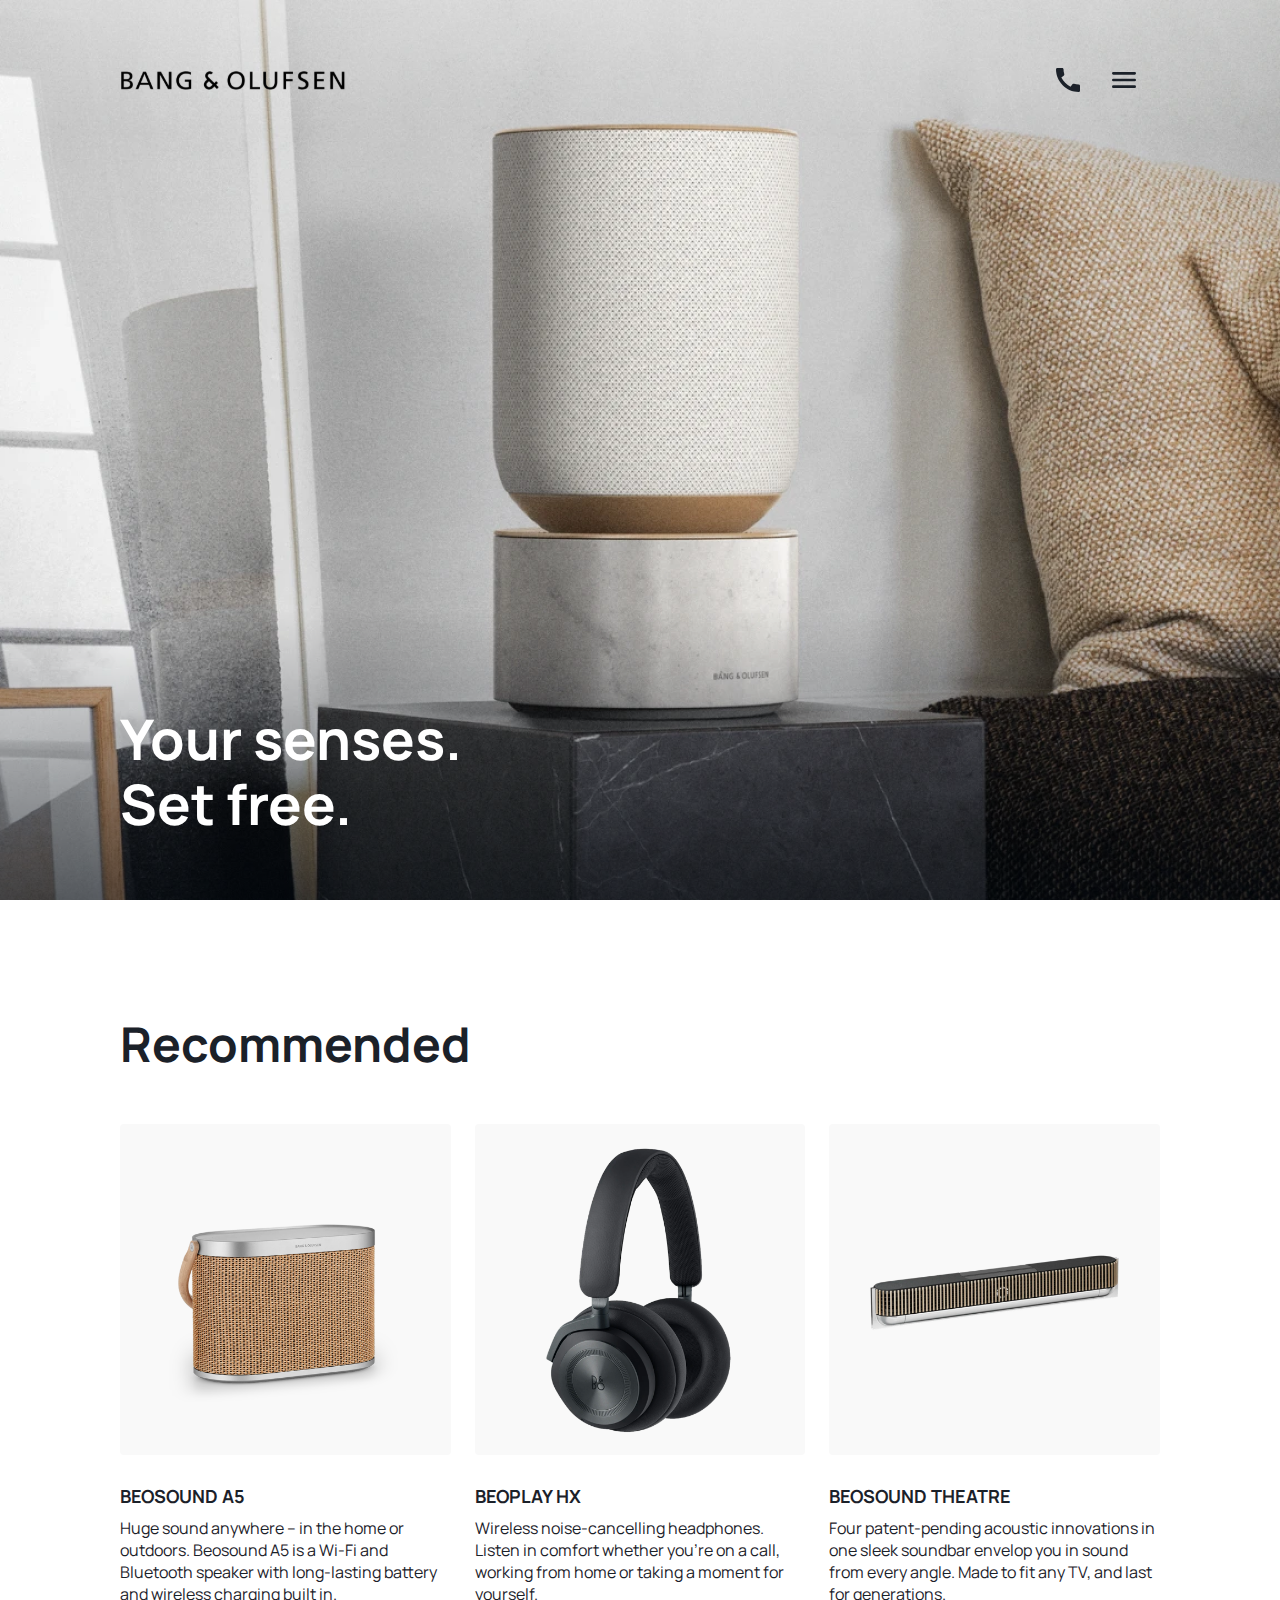
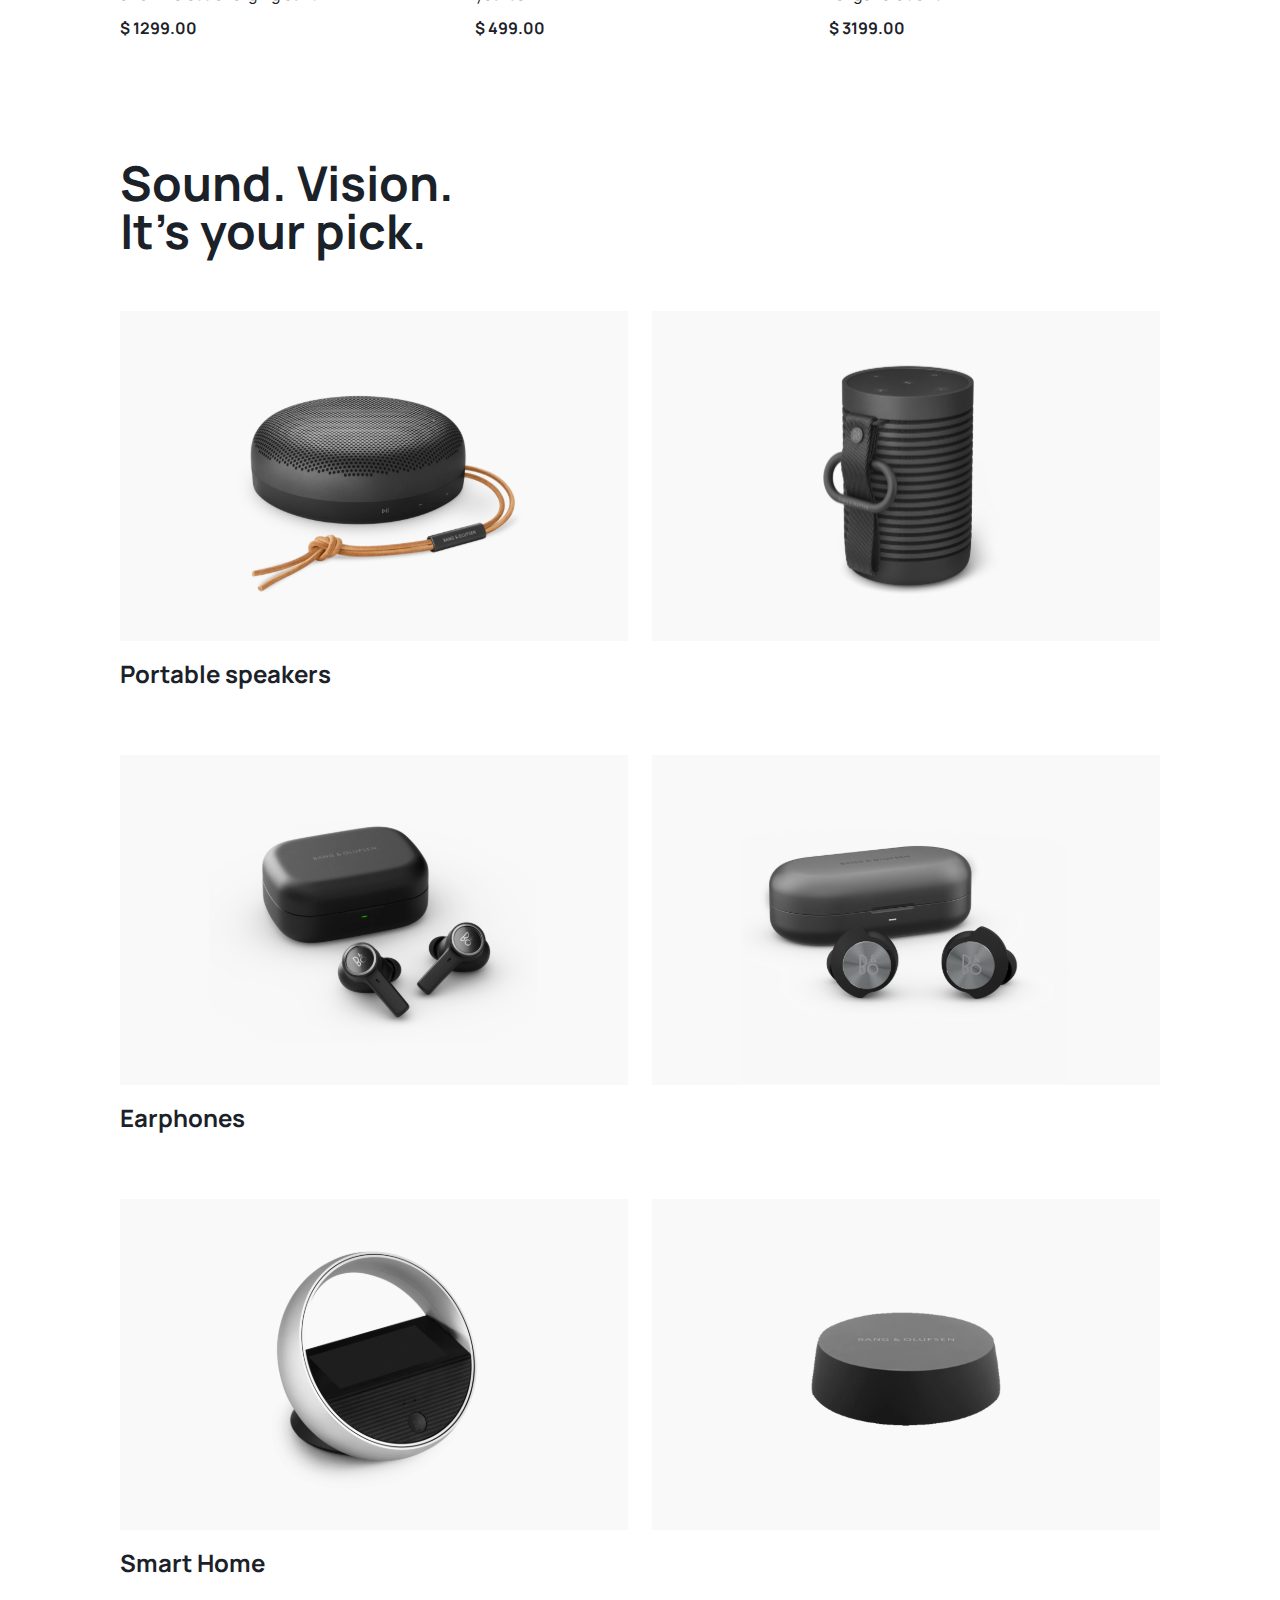
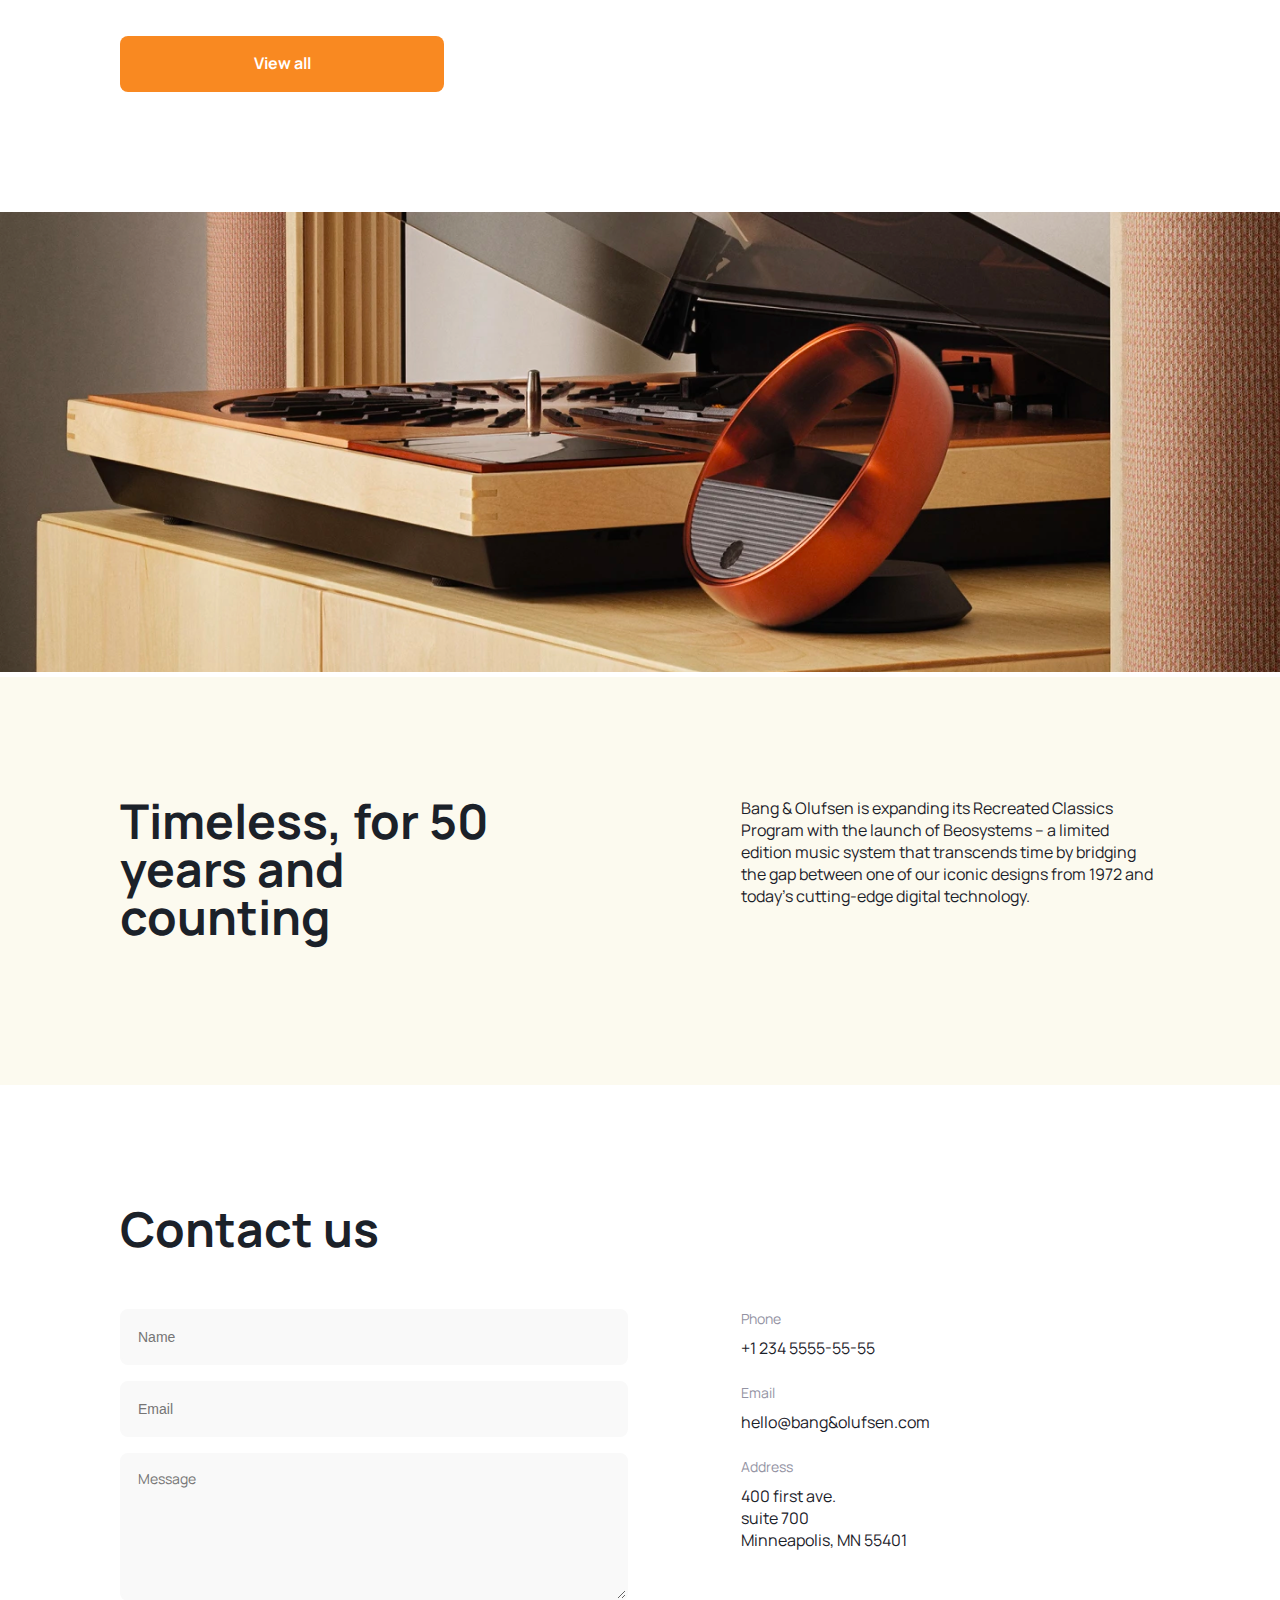
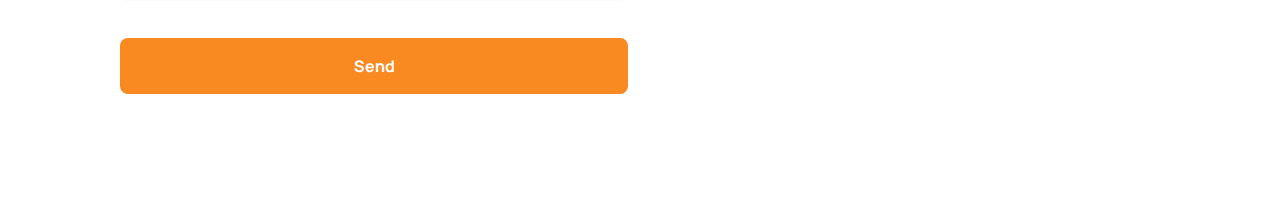
<file: index.html>
<!DOCTYPE html><html lang="en" class="page"><head><meta charset="utf-8"><meta name="viewport" content="width=device-width, initial-scale=1.0"><title>Bang & Olufsen</title><link rel="preconnect" href="https://fonts.googleapis.com"><link rel="preconnect" href="https://fonts.gstatic.com" crossorigin><link href="https://fonts.googleapis.com/css2?family=Manrope:wght@400;700&display=swap" rel="stylesheet"><link rel="stylesheet" href="index.aecfb3db.css"><script src="index.cabb280d.js" defer></script></head><body class="page__body"> <header class="header"> <div class="container"> <div class="header__content"> <div class="top-bar"> <a href="#" class="top-bar__logo-link"> <img src="Logo_svg.58c1331f.svg" alt="Bang & Olufsen logo" class="top-bar__logo"> </a> <div class="top-bar__icons"> <a href="tel:+1 234 5555-55-55" class="icon icon--phone"> <span class="icon--phone-hover">+1 234 5555-55-55</span> </a> <a href="#menu" class="icon icon--menu"></a> </div> </div> <div class="header__bottom"> <h1 class="header__title"> Your senses. <br> Set free. </h1> </div> </div> </div> </header> <aside class="menu page__menu" id="menu"> <div class="container"> <div class="menu__top top-bar"> <a href="#" class="top-bar__logo-link"> <img src="Logo_svg.58c1331f.svg" alt="Bang & Olufsen logo" class="top-bar__logo"> </a> <a href="#" class="icon icon--close"></a> </div> <div class="menu__bottom"> <nav class="menu__nav nav"> <ul class="nav__list"> <li class="nav__item"> <a class="nav__link" href="#recommended">Recommended</a> </li> <li class="nav__item"> <a class="nav__link" href="#categories">Categories</a> </li> <li class="nav__item"> <a class="nav__link" href="#about-us">About Us</a> </li> <li class="nav__item"> <a class="nav__link" href="#contact-us">Contact Us</a> </li> </ul> </nav> <a href="tel:+1 234 5555-55-55" class="menu__phone-number"> +1 234 5555-55-55 </a> <a href="tel:+1 234 5555-55-55" class="menu__call-to-order"> CALL TO ORDER </a> </div> </div> </aside> <main class="main"> <div class="main__content"> <section class="container recommended" id="recommended"> <h2 class="section-title">Recommended</h2> <div class="recommended__products"> <article class="product recommended__product"> <img src="BEOSOUND_A5.be04f00e.png" alt="BEOSOUND A5" class="product__photo"> <h3 class="product__title">BEOSOUND A5</h3> <p class="product__category"> Huge sound anywhere – in the home or outdoors. Beosound A5 is a Wi-Fi and Bluetooth speaker with long-lasting battery and wireless charging built in. </p> <p class="product__price">$ 1299.00</p> </article> <article class="product recommended__product"> <img src="BEOPLAY_HX.b8254765.png" alt="BEOPLAY HX" class="product__photo"> <h3 class="product__title">BEOPLAY HX</h3> <p class="product__category"> Wireless noise-cancelling headphones. Listen in comfort whether you're on a call, working from home or taking a moment for yourself. </p> <p class="product__price">$ 499.00</p> </article> <article class="product recommended__product"> <img src="BEOSOUND_THEATRE.aed6fc51.png" alt="BEOSOUND THEATRE" class="product__photo"> <h3 class="product__title">BEOSOUND THEATRE</h3> <p class="product__category"> Four patent-pending acoustic innovations in one sleek soundbar envelop you in sound from every angle. Made to fit any TV, and last for generations. </p> <p class="product__price">$ 3199.00</p> </article> </div> </section> <section class="categories container" id="categories"> <h2 class="section-title"> Sound. Vision. <br> It’s your pick. </h2> <div class="categories__wrapper"> <article class="category"> <div class="category__photos"> <a href="#" class="category__link category__link--1"> <img class="category__photo" src="Portable_speakers_1.5a409700.svg" alt="Portable speakers"> </a> <a href="#" class="category__link category__link--2"> <img class="category__photo" src="Portable_speakers_2.fbfa2427.svg" alt="Portable speakers"> </a> </div> <h3 class="category__title">Portable speakers</h3> </article> <article class="category"> <div class="category__photos"> <a href="#" class="category__link category__link--1"> <img class="category__photo" src="Earphones_1.3356e19a.svg" alt="Earphones"> </a> <a href="#" class="category__link category__link--2"> <img class="category__photo" src="Earphones_2.d4e4127e.svg" alt="Earphones"> </a> </div> <h3 class="category__title">Earphones</h3> </article> <article class="category"> <div class="category__photos"> <a href="#" class="category__link category__link--1"> <img class="category__photo" src="Smart_Home_1.1d7001f6.svg" alt="Smart Home"> </a> <a href="#" class="category__link category__link--2"> <img class="category__photo" src="Smart_Home_2.86a90cbd.svg" alt="Smart Home"> </a> </div> <h3 class="category__title">Smart Home</h3> </article> </div> <button class="button categories__button">View all</button> </section> <section class="about-us" id="about-us"> <img src="about-us_image.6f1dd132.svg" alt="Timeless, for 50 years and counting" class="about-us__image"> <div class="about-us__content container"> <h2 class="about-us__title section-title section-title--align--left"> Timeless, for 50 years and counting </h2> <p class="about-us__description"> Bang & Olufsen is expanding its Recreated Classics Program with the launch of Beosystems – a limited edition music system that transcends time by bridging the gap between one of our iconic designs from 1972 and today’s cutting-edge digital technology. </p> </div> </section> <section class="contact-us container" id="contact-us"> <h2 class="section-title">Contact us</h2> <div class="contact-us__form"> <form class="contact-us__form-fields" action="#" onsubmit="this.reset(); return false;"> <input class="contact-us__input" type="text" placeholder="Name" required> <input class="contact-us__input" type="email" placeholder="Email" required> <textarea class="contact-us__input contact-us__input--textarea" name="message" placeholder="Message" cols="30" rows="10" required></textarea> <button class="button contact-us__form-button">Send</button> </form> <article class="contact-us__info"> <p class="contact-us__info-title">Phone</p> <a class="contact-us__info-link" href="tel:+123455555555"> <span>+1 234 5555-55-55</span> </a> <p class="contact-us__info-title">Email</p> <a class="contact-us__info-link" href="mailto:hello@bang&olufsen.com"> <span>hello@bang&olufsen.com</span> </a> <p class="contact-us__info-title">Address</p> <a class="contact-us__info-link" href="https://www.google.com/maps/place/400+N+1st+Ave+STE+700,
                +Minneapolis,+MN+55401,+%D0%A1%D0%BF%D0%BE%D0%BB%D1%83%D1%87%D0%B5%D0%BD%D1%96+%D0%A8%D1%82%D0%B0%D1%82%D0%B8+%D0%90%D0%BC%D0%B5%D1%80%D0%B8%D0%BA%D0%B8/@44.9813258,-93.2731311,17z/data=!3m1!4b1!4m6!3m5!1s0x52b3328fdf233887:0x3348e5113ed2472d!8m2!3d44.9813258!4d-93.2731311!16s%2Fg%2F11nyn_tfyt?entry=ttu" target="_blank"> 400 first ave.<br> suite 700<br> Minneapolis, MN 55401 </a> </article> </div> </section> </div> </main> </body></html>
</file>
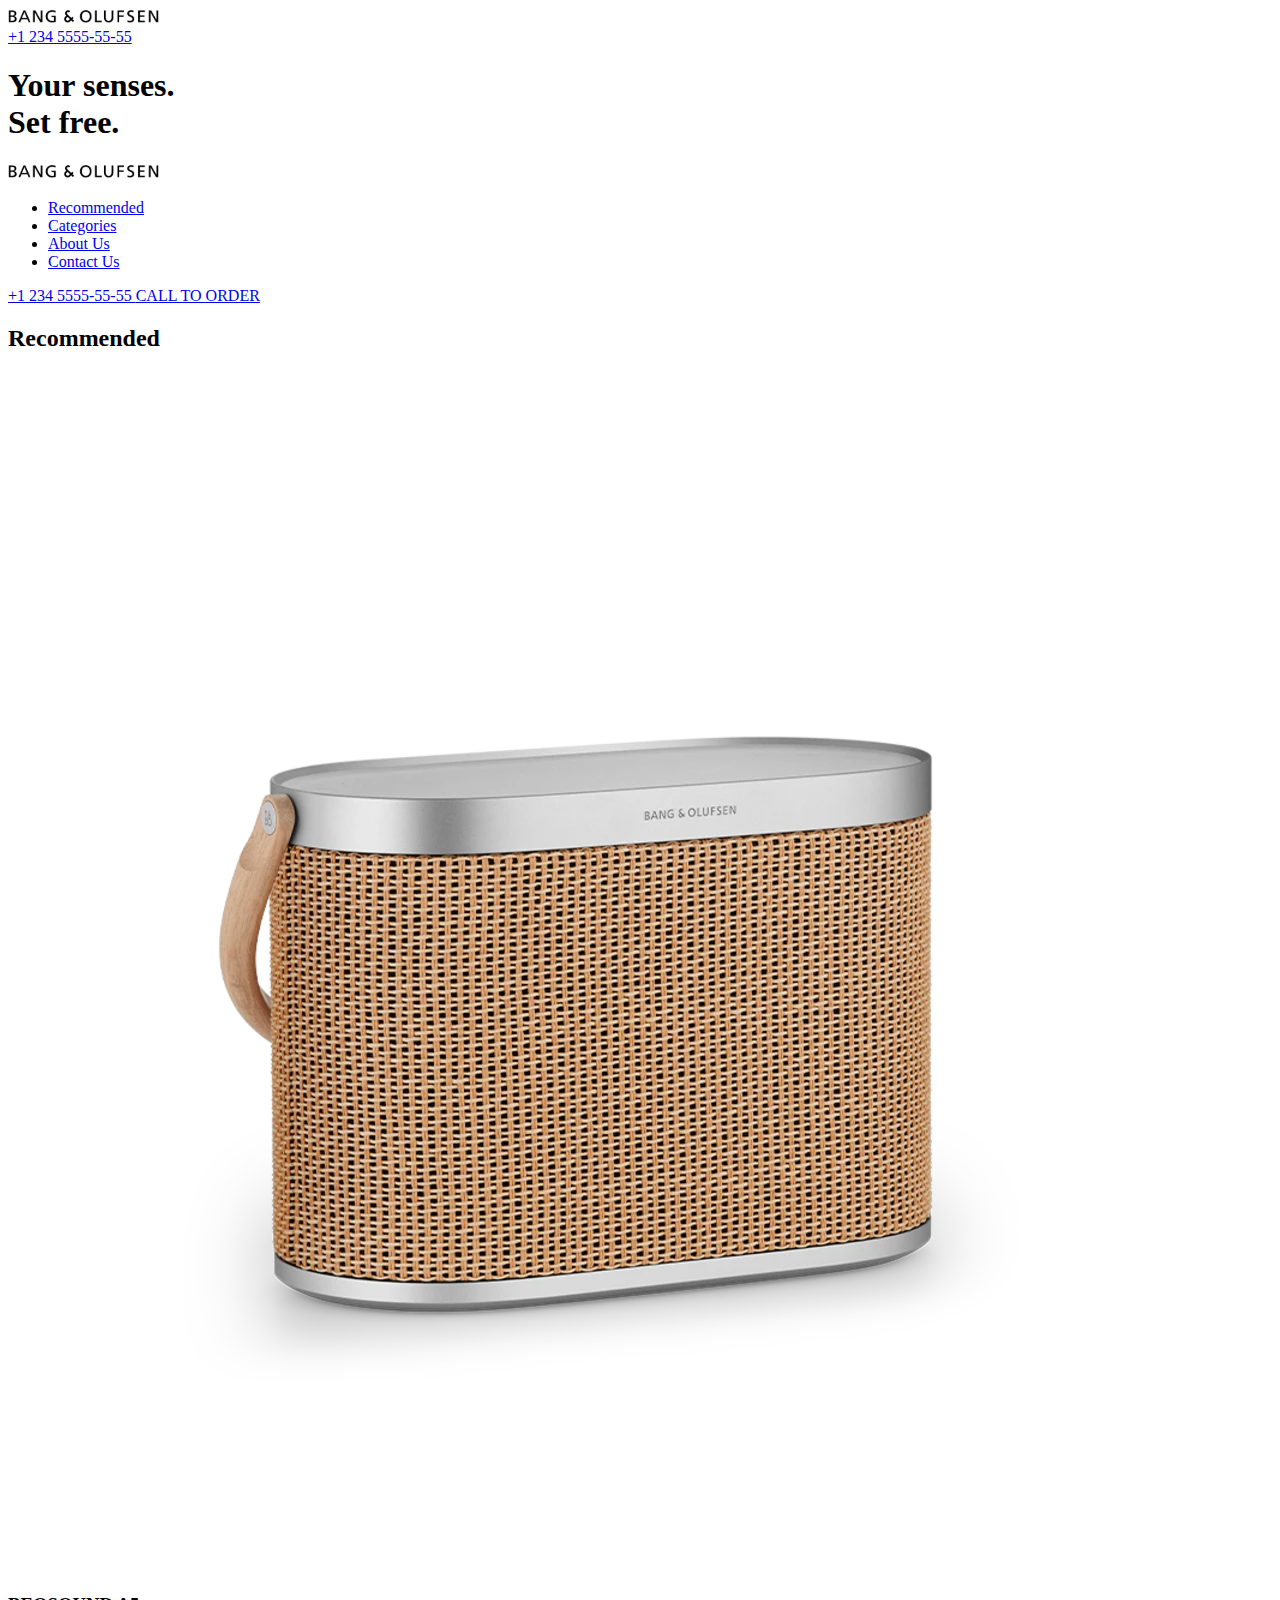
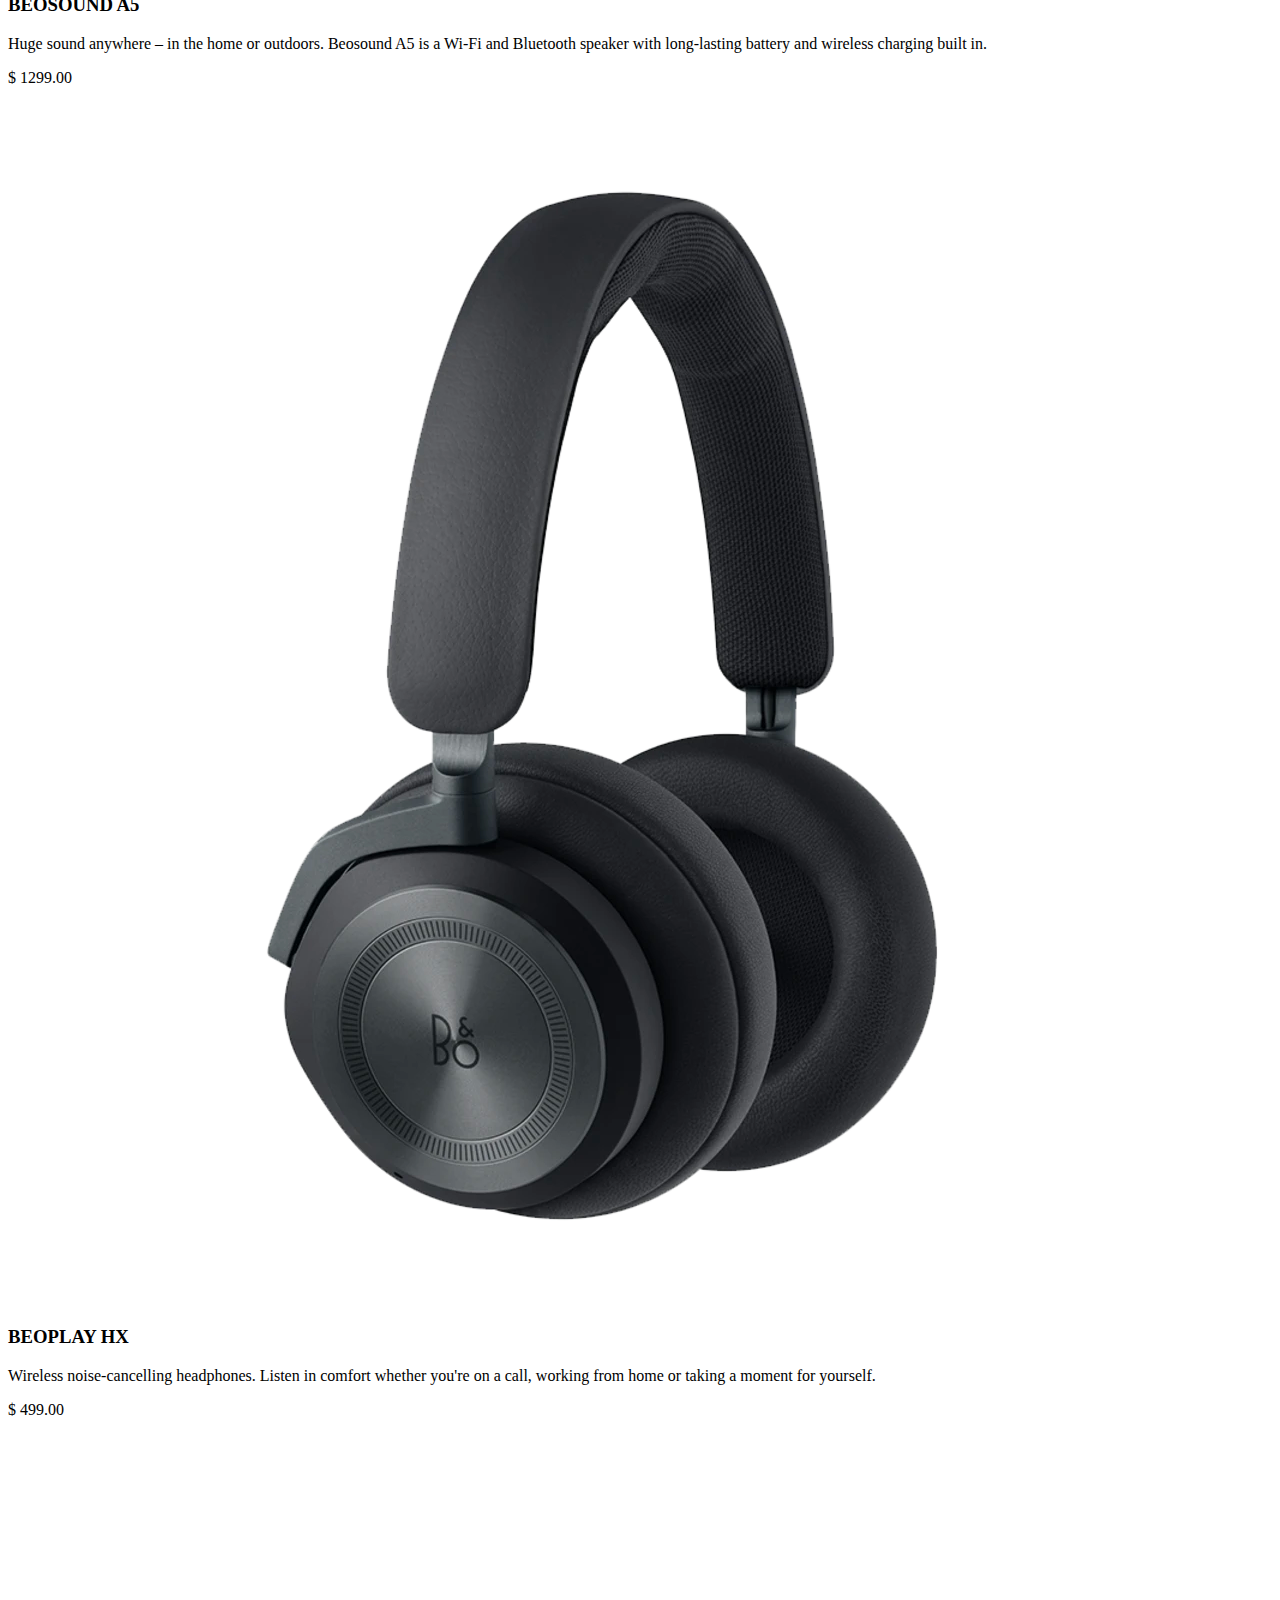
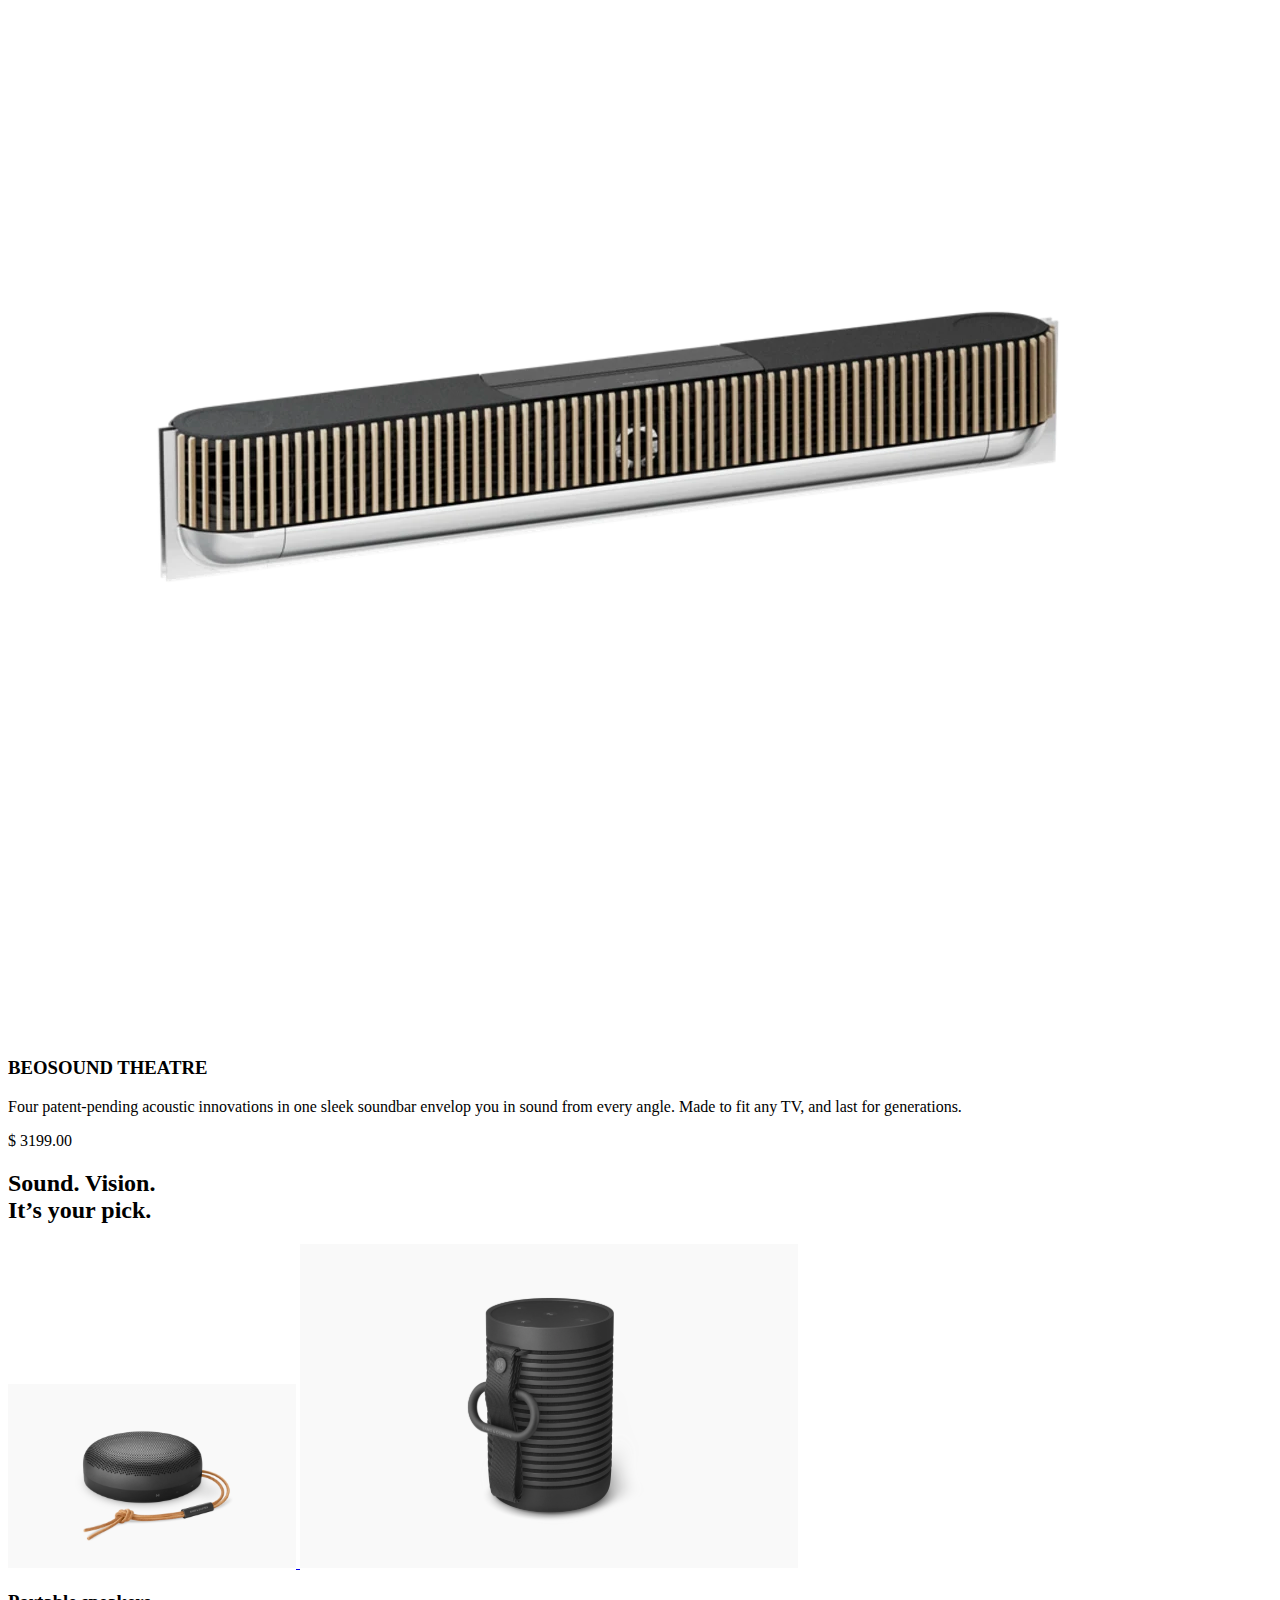
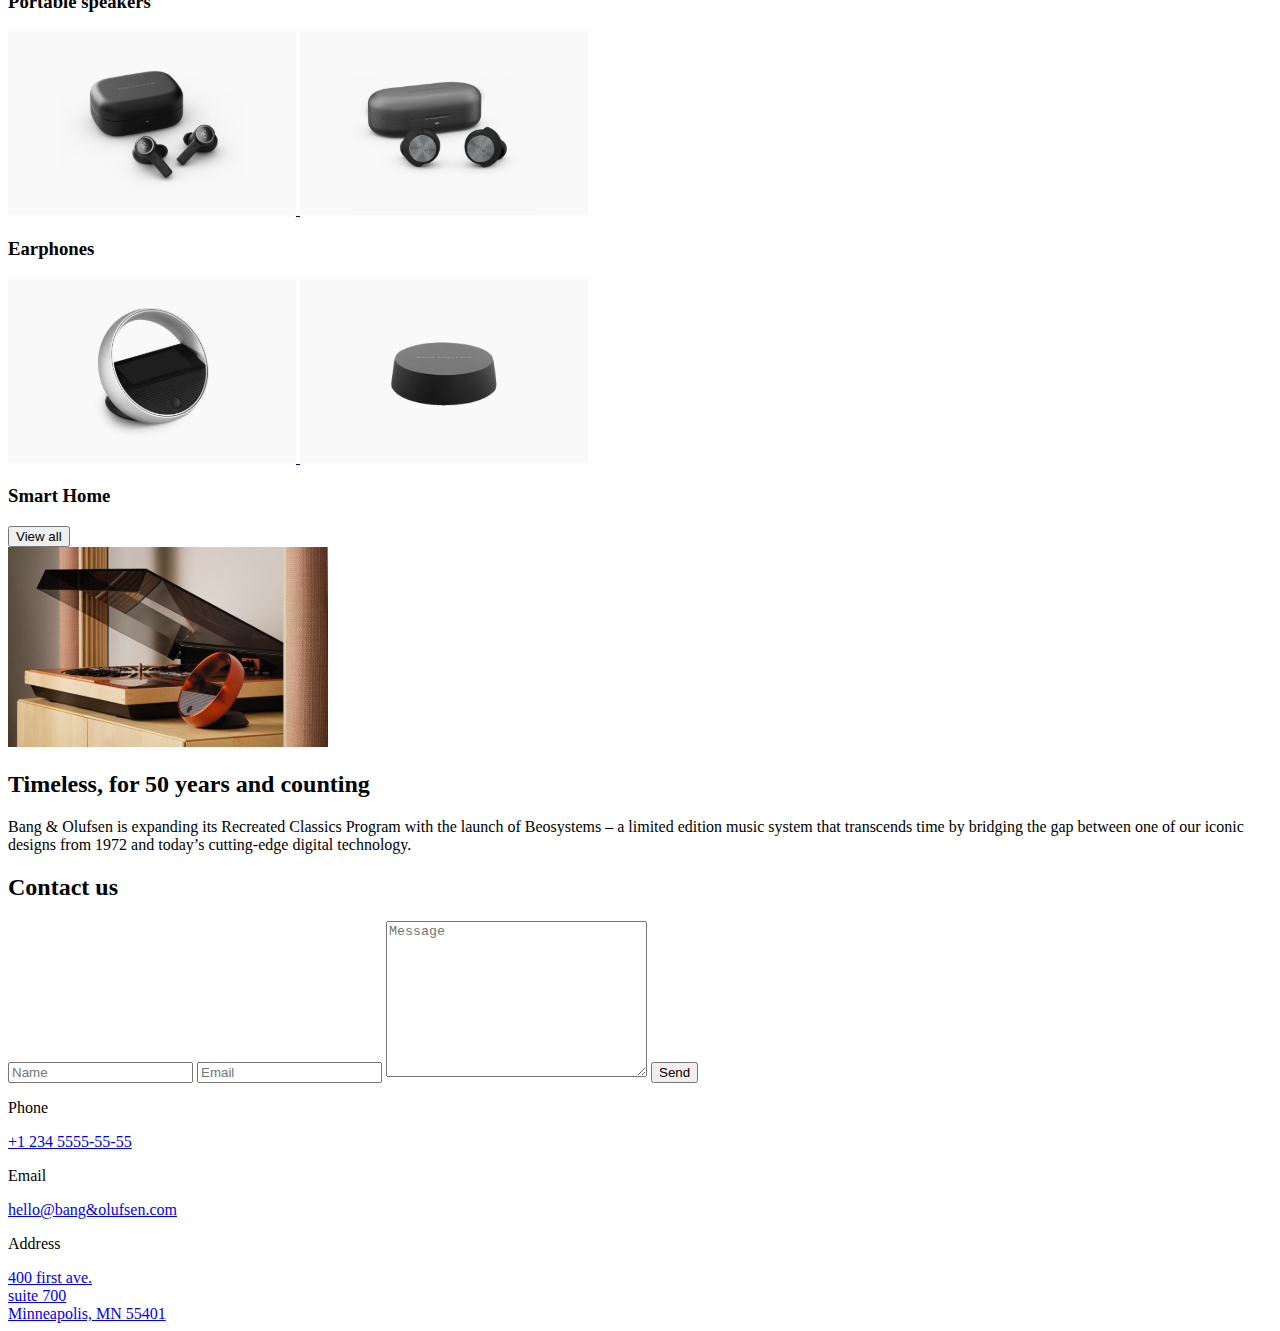
<file: src/index.html>
<!DOCTYPE html>
<html lang="en" class="page">
  <head>
    <meta charset="UTF-8">
    <meta name="viewport" content="width=device-width, initial-scale=1.0">
    <title>Bang & Olufsen</title>
    <!-- <link
      rel="icon"
      type="image/x-icon"
      href="/src/images/favicon.ico"
    > -->
    <link rel="preconnect" href="https://fonts.googleapis.com">
    <link
      rel="preconnect"
      href="https://fonts.gstatic.com"
      crossorigin="anonymous"
    >
    <link href="https://fonts.googleapis.com/css2?family=Manrope:wght@400;700&display=swap" rel="stylesheet">
    <link rel="stylesheet" href="./styles/style.scss">
    <script src="scripts/main.js" defer></script>
  </head>
  <body class="page__body">
    <header class="header">
      <div class="container">
        <div class="header__content">
          <div class="top-bar">
            <a href="#" class="top-bar__logo-link">
              <img
                src="images/Logo_svg.svg"
                alt="Bang & Olufsen logo"
                class="top-bar__logo"
              >
            </a>
          
            <div class="top-bar__icons">
              <a href="tel:+1 234 5555-55-55" class="icon icon--phone">
                <span class="icon--phone-hover">+1 234 5555-55-55</span>
              </a>
              
              <a href="#menu" class="icon icon--menu"></a>
            </div>
          </div>
    
          <div class="header__bottom">
            <h1 class="header__title">
              Your senses.
              <br>
              Set free.
            </h1>
          </div>
        </div>
      </div>
    </header>
    <aside class="page__menu menu" id="menu">
      <div class="container">
        <div class="top-bar menu__top">
          <a href="#" class="top-bar__logo-link">
            <img
              src="images/Logo_svg.svg"
              alt="Bang & Olufsen logo"
              class="top-bar__logo"
            >
          </a>
        
          <a href="#" class="icon icon--close"></a>
        </div>

        <div class="menu__bottom">
          <nav class="nav menu__nav">
            <ul class="nav__list">
              <li class="nav__item">
                <a class="nav__link" href="#recommended">Recommended</a>
              </li>
  
              <li class="nav__item">
                <a class="nav__link" href="#categories">Categories</a>
              </li>
  
              <li class="nav__item">
                <a class="nav__link" href="#about-us">About Us</a>
              </li>
  
              <li class="nav__item">
                <a class="nav__link" href="#contact-us">Contact Us</a>
              </li>
            </ul>
          </nav>
          
          <a href="tel:+1 234 5555-55-55" class="menu__phone-number">
            +1 234 5555-55-55
          </a>
          
          <a href="tel:+1 234 5555-55-55" class="menu__call-to-order">
            CALL TO ORDER
          </a>
        </div>
      </div>
    </aside>

    <main class="main">
      <div class="main__content">
        <section class="recommended container" id="recommended">
          <h2 class="section-title">Recommended</h2>
  
          <div class="recommended__products">
            <article class="product recommended__product">
              <img
                src="images/products/BEOSOUND_A5.png"
                alt="BEOSOUND A5"
                class="product__photo"
              >

              <h3 class="product__title">BEOSOUND A5</h3>

              <p class="product__category">
                Huge sound anywhere – in the home or outdoors. Beosound A5 is a Wi-Fi and Bluetooth speaker with long-lasting battery and wireless charging built in.
              </p>

              <p class="product__price">$ 1299.00</p>
            </article>
    
            <article class="product recommended__product">
              <img
                src="images/products/BEOPLAY_HX.png"
                alt="BEOPLAY HX"
                class="product__photo"
              >

              <h3 class="product__title">BEOPLAY HX</h3>

              <p class="product__category">
                Wireless noise-cancelling headphones. Listen in comfort whether you're on a call, working from home or taking a moment for yourself.
              </p>

              <p class="product__price">$ 499.00</p>
            </article>
    
            <article class="product recommended__product">
              <img
                src="images/products/BEOSOUND_THEATRE.png"
                alt="BEOSOUND THEATRE"
                class="product__photo"
              >

              <h3 class="product__title">BEOSOUND THEATRE</h3>

              <p class="product__category">
                Four patent-pending acoustic innovations in one sleek soundbar envelop you in sound from every angle. Made to fit any TV, and last for generations.
              </p>

              <p class="product__price">$ 3199.00</p>
            </article>
          </div>
        </section>

        <section class="categories container" id="categories">
          <h2 class="section-title">
            Sound. Vision.
            <br>
            It’s your pick.
          </h2>

          <div class="categories__wrapper"> 
            <article class="category">
              <div class="category__photos"> 
                <a href="#" class="category__link category__link--1">
                  <img
                    class="category__photo"
                    src="images/categories/Portable_speakers_1.svg"
                    alt="Portable speakers"
                  >
                </a>

                <a href="#" class="category__link category__link--2">
                  <img
                    class="category__photo"
                    src="images/categories/Portable_speakers_2.svg"
                    alt="Portable speakers"
                  >
                </a>
              </div>

              <h3 class="category__title">Portable speakers</h3>
            </article>

            <article class="category">
              <div class="category__photos">
                <a href="#" class="category__link category__link--1">
                  <img
                    class="category__photo"
                    src="images/categories/Earphones_1.svg"
                    alt="Earphones"
                  >
                </a>

                <a href="#" class="category__link category__link--2">
                  <img
                    class="category__photo"
                    src="images/categories/Earphones_2.svg"
                    alt="Earphones"
                  >
                </a>
              </div>

              <h3 class="category__title">Earphones</h3>
            </article>

            <article class="category">
              <div class="category__photos">
                <a href="#" class="category__link category__link--1">
                  <img
                    class="category__photo"
                    src="images/categories/Smart_Home_1.svg"
                    alt="Smart Home"
                  >
                </a>

                <a href="#" class="category__link category__link--2">
                  <img
                    class="category__photo"
                    src="images/categories/Smart_Home_2.svg"
                    alt="Smart Home"
                  >
                </a>
              </div>
              <h3 class="category__title">Smart Home</h3>
            </article>
          </div>

          <button class="button categories__button">View all</button>
        </section>

        <section class="about-us" id="about-us">
          <img
            src="images/about-us_image.svg"
            alt="Timeless, for 50 years and counting"
            class="about-us__image"
          >

          <div class="about-us__content container">
            <h2 class="
              about-us__title
              section-title
              section-title--align--left
            ">
              Timeless, for 50 years and counting
            </h2>

            <p class="about-us__description">
              Bang & Olufsen is expanding its Recreated Classics Program with the launch of Beosystems – a limited edition music system that transcends time by bridging the gap between one of our iconic designs from 1972 and today’s cutting-edge digital technology.
            </p>
          </div>
        </section>

        <section class="contact-us container" id="contact-us">
          <h2 class="section-title">Contact us</h2>
            
          <div class="contact-us__form"> 
            <form
              class="contact-us__form-fields"
              action="#"
              onsubmit="this.reset(); return false;"
            >
              
              <input
                class="contact-us__input"
                type="text"
                placeholder="Name"
                required
              >

              <input
                class="contact-us__input"
                type="email"
                placeholder="Email"
                required
              >

              <textarea
                class="contact-us__input contact-us__input--textarea"
                name="message"
                placeholder="Message"
                cols="30"
                rows="10"
                required
              ></textarea>

              <button class="button contact-us__form-button">Send</button>
            </form>

            <article class="contact-us__info">  
              <p class="contact-us__info-title">Phone</p>
              
              <a class="contact-us__info-link" href="tel:+123455555555">
                <span>+1 234 5555-55-55</span>
              </a>

              <p class="contact-us__info-title">Email</p>

              <a class="contact-us__info-link" href="mailto:hello@bang&olufsen.com">
                <span>hello@bang&olufsen.com</span>
              </a>

              <p class="contact-us__info-title">Address</p>

              <a
                class="contact-us__info-link"
                href="https://www.google.com/maps/place/400+N+1st+Ave+STE+700,
                +Minneapolis,+MN+55401,+%D0%A1%D0%BF%D0%BE%D0%BB%D1%83%D1%87%D0%B5%D0%BD%D1%96+%D0%A8%D1%82%D0%B0%D1%82%D0%B8+%D0%90%D0%BC%D0%B5%D1%80%D0%B8%D0%BA%D0%B8/@44.9813258,-93.2731311,17z/data=!3m1!4b1!4m6!3m5!1s0x52b3328fdf233887:0x3348e5113ed2472d!8m2!3d44.9813258!4d-93.2731311!16s%2Fg%2F11nyn_tfyt?entry=ttu"
                target="_blank"
              >
                400 first ave.<br>
                suite 700<br>
                Minneapolis, MN 55401
              </a>
            </article>
          </div>
        </section>
      </div>
    </main>   
  </body>
</html>
</file>
<file: index.aecfb3db.css>
.container{padding-left:20px;padding-right:20px}@media (min-width:576px){.container{padding-left:72px;padding-right:72px}}@media (min-width:1024px){.container{padding-left:120px;padding-right:120px}}.about-us{margin-top:96px}@media (min-width:576px){.about-us{margin-top:120px}}.about-us__image{object-fit:cover;object-position:50% 90%;background-color:#fcfaef;width:100%;height:200px}@media (min-width:576px){.about-us__image{height:400px}}@media (min-width:1024px){.about-us__image{height:460px}}.about-us__content{--columns:2;grid-template-columns:repeat(var(--columns),1fr);background-color:#fcfaef;column-gap:20px;padding:48px 20px;display:grid}@media (min-width:576px){.about-us__content{padding-left:72px;padding-right:72px}}@media (min-width:1024px){.about-us__content{padding-left:120px;padding-right:120px}}@media (min-width:576px){.about-us__content{--columns:6;column-gap:24px}}@media (min-width:1024px){.about-us__content{--columns:12}}@media (min-width:576px){.about-us__content{padding-top:120px;padding-bottom:120px}}.about-us__title{grid-column:1/-1}@media (min-width:576px){.about-us__title{grid-column:1/4}}@media (min-width:1024px){.about-us__title{grid-column:1/6}}.about-us__description{text-align:left;grid-column:1/-1;margin:0;font-size:16px;font-weight:400;line-height:22px}@media (min-width:576px){.about-us__description{grid-column:4/7}}@media (min-width:1024px){.about-us__description{grid-column:8/-1}}.categories{margin-top:96px}@media (min-width:576px){.categories{margin-top:120px}}.categories__wrapper{row-gap:40px;margin-bottom:40px;display:grid}@media (min-width:576px){.categories__wrapper{row-gap:64px;margin-bottom:56px}}.category__photos{--columns:2;grid-template-columns:repeat(var(--columns),1fr);column-gap:20px;margin-bottom:16px;display:grid}@media (min-width:576px){.category__photos{--columns:6;column-gap:24px}}@media (min-width:1024px){.category__photos{--columns:12}}.category__link{background-color:#f9f9f9;height:0;padding-bottom:100%;position:relative}@media (min-width:1024px){.category__link{padding-bottom:65%}}@media (min-width:576px){.category__link--1,.category__link--2{grid-column:span 3}}@media (min-width:1024px){.category__link--1,.category__link--2{grid-column:span 6}}.category__photo{object-fit:cover;width:100%;height:100%;transition:transform .3s;position:absolute}.category__photo:hover{transform:scale(1.05)}.category__title{text-align:left;color:#1b2129;margin:0;font-size:18px;font-weight:700;line-height:25px}@media (min-width:576px){.category__title{font-size:24px;line-height:34px}}.contact-us{margin-top:96px;margin-bottom:96px;padding-left:20px;padding-right:20px}@media (min-width:576px){.contact-us{padding-left:72px;padding-right:72px}}@media (min-width:1024px){.contact-us{padding-left:120px;padding-right:120px}}@media (min-width:576px){.contact-us{margin-top:120px;margin-bottom:120px}}.contact-us__form{--columns:2;grid-template-columns:repeat(var(--columns),1fr);gap:96px 20px;display:grid}@media (min-width:576px){.contact-us__form{--columns:6;column-gap:24px}}@media (min-width:1024px){.contact-us__form{--columns:12}}.contact-us__form-fields{grid-column:1/-1;width:100%}@media (min-width:1024px){.contact-us__form-fields{grid-column:1/7}}.contact-us__input{box-sizing:border-box;text-align:left;color:#7e7e83;background-color:#f9f9f9;border:2px solid #f9f9f9;border-radius:8px;outline:none;width:100%;min-height:48px;margin-bottom:16px;padding:16px;font-size:14px;font-weight:400;line-height:20px}.contact-us__input:hover{color:#1b2129;border-color:#dbdbdb}.contact-us__input:focus,.contact-us__input:active{border-color:#f98921}.contact-us__input--textarea{height:148px;margin-bottom:32px;padding:14px 16px;overflow-y:auto}@media (min-width:1024px){.contact-us__input--textarea{margin-bottom:32px}}.contact-us__input--textarea::placeholder{font-family:Manrope,sans-serif}.contact-us__input--textarea::placeholder{font-family:Manrope,sans-serif}.contact-us__info{-ms-flex-direction:column;flex-direction:column;grid-column:1/-1;width:100%;margin:0 0 8px;font-style:normal;display:-ms-flexbox;display:flex}@media (min-width:1024px){.contact-us__info{grid-column:8/-1}}.contact-us__info-title{color:#9393a3;margin:0 0 8px;font-size:14px;line-height:20px}.contact-us__info-link{color:#1b2129;margin-bottom:24px;font-size:16px;font-weight:400;line-height:22px;text-decoration:none;transition:color .3s}.contact-us__info-link:hover{color:#f98921;font-weight:500}.header{background-image:url(header_background-mobile.758ca939.png);background-position:50%;background-size:cover}.header__content{-ms-flex-direction:column;flex-direction:column;-ms-flex-pack:justify;justify-content:space-between;height:100vh;display:-ms-flexbox;display:flex}.header__title{text-align:left;color:#fff;margin:0;font-size:36px;font-weight:700;line-height:115%}@media (min-width:576px){.header__title{font-size:40px}}@media (min-width:1024px){.header__title{font-size:56px}}.header__logo{width:152px;height:16px}@media (min-width:576px){.header__logo{width:228px;height:24px}}.header__bottom{padding-bottom:40px}@media (min-width:576px){.header__bottom{padding-bottom:64px}}.icon{background-position:50%;background-repeat:no-repeat;background-size:cover;width:24px;height:24px;transition:transform .3s;display:block}.icon:hover{transform:scale(1.2)}@media (min-width:576px){.icon{width:32px;height:32px}}.icon--phone{background-image:url(Icon-Phone-call.b7c92a4e.svg);position:relative}.icon--phone-hover{display:none}@media (min-width:1024px){.icon--phone:hover .icon--phone-hover{letter-spacing:2px;color:#1b2129;width:150px;height:16px;font-size:12px;font-weight:700;line-height:16px;display:block;position:absolute;top:50%;left:-150px;transform:translateY(-50%)}}.icon--menu{background-image:url(Icon-Burger-menu.d472bcef.svg)}.icon--menu:hover{background-image:url(Icon-Burger-menu-hover.10e8ec5a.svg)}.icon--close{background-image:url(Icon-Close.4e246dfc.svg)}body{margin:0;font-family:Manrope,sans-serif}.main{background-color:#fff}.main__content{display:grid}button{color:inherit;font:inherit;cursor:pointer;outline:inherit;background:0 0;border:none;padding:0}input[type=submit]{color:inherit;font:inherit;cursor:pointer;outline:inherit;background:0 0;border:none;padding:0}input[type=reset]{color:inherit;font:inherit;cursor:pointer;outline:inherit;background:0 0;border:none;padding:0}.menu{box-sizing:border-box;z-index:1;background-color:#f9f9f9;height:100vh;font-weight:700;overflow:auto}.menu__top{z-index:1;margin-bottom:32px;position:sticky;top:0}@media (min-width:576px){.menu__top{margin-bottom:0}}.menu__nav{margin-bottom:40px}.menu__phone-number{color:inherit;letter-spacing:2px;text-align:left;margin-bottom:16px;font-size:16px;line-height:22px;text-decoration:none;display:block}.menu__call-to-order{color:inherit;letter-spacing:2px;text-align:left;width:-moz-fit-content;border-bottom:1px solid #1b2129;width:fit-content;padding-bottom:7px;font-size:16px;line-height:22px;text-decoration:none;display:block}.nav__list{-ms-flex-direction:column;flex-direction:column;gap:32px;margin:0;padding:0;list-style:none;display:-ms-flexbox;display:flex}.nav__link{color:inherit;letter-spacing:2px;font-size:22px;line-height:22px;text-decoration:none;position:relative}.nav__link:after{content:"";transform-origin:0;background-color:#1b2129;width:100%;height:1px;transition:transform .3s;display:block;position:absolute;bottom:-8px;transform:scale(0)}.nav__link:hover:after{transform:scale(1)}.page{scroll-behavior:smooth;color:#1b2129;font-size:16px;line-height:140%}.page__body{min-width:320px;margin:0}.page__menu{opacity:0;pointer-events:none;transition:all .3s;position:fixed;top:0;left:0;right:0;transform:translate(-100%)}.page__menu:target{opacity:1;pointer-events:all;transform:translate(0)}.page:has(.page__menu:target){overflow:hidden}.product__photo{background-color:#f9f9f9;border-radius:4px;width:100%;margin:0 0 24px;transition:transform .3s}.product__photo:hover{transform:scale(1.05)}.product__title{text-align:left;margin:0 0 8px;font-size:18px;font-weight:700;line-height:25px}.product__category{text-align:left;margin:0 0 12px;font-size:16px;font-weight:400;line-height:22px}@media (min-width:576px){.product__category{margin:0 0 34px}}@media (min-width:1024px){.product__category{margin:0 0 12px}}.product__price{text-align:left;margin:0;font-size:16px;font-weight:700;line-height:22px}.recommended{margin-top:96px}@media (min-width:576px){.recommended{margin-top:120px}}.recommended__products{--columns:2;grid-template-columns:repeat(var(--columns),1fr);gap:40px 20px;display:grid}@media (min-width:576px){.recommended__products{--columns:6;column-gap:24px}}@media (min-width:1024px){.recommended__products{--columns:12}}@media (min-width:576px){.recommended__products{row-gap:56px}}.recommended__product{grid-column:1/-1}@media (min-width:1024px){.recommended__product{grid-column:span 4}}.button{text-align:center;color:#fff;background-color:#f98921;border-radius:8px;width:100%;height:56px;padding:0 48px;font-size:16px;font-weight:700;line-height:27px;transition:background-color .3s}.button:hover{background-color:#1b2129}.button:focus,.button:active{background-color:#010810}@media (min-width:1024px){.button.categories__button{width:324px}}.section-title{text-align:left;margin:0 0 48px;font-size:32px;font-weight:700;line-height:100%}@media (min-width:576px){.section-title{margin-bottom:56px;font-size:40px}}@media (min-width:1024px){.section-title{font-size:48px}}.section-title--align--left{text-align:left;margin-bottom:24px}.top-bar{-ms-flex-pack:justify;justify-content:space-between;-ms-flex-align:center;align-items:center;padding-top:24px;padding-bottom:24px;display:-ms-flexbox;display:flex}.top-bar:not(:is(:lang(ae),:lang(ar),:lang(arc),:lang(bcc),:lang(bqi),:lang(ckb),:lang(dv),:lang(fa),:lang(glk),:lang(he),:lang(ku),:lang(mzn),:lang(nqo),:lang(pnb),:lang(ps),:lang(sd),:lang(ug),:lang(ur),:lang(yi))){padding-right:20px}.top-bar:is(:lang(ae),:lang(ar),:lang(arc),:lang(bcc),:lang(bqi),:lang(ckb),:lang(dv),:lang(fa),:lang(glk),:lang(he),:lang(ku),:lang(mzn),:lang(nqo),:lang(pnb),:lang(ps),:lang(sd),:lang(ug),:lang(ur),:lang(yi)){padding-left:20px}@media (min-width:576px){.top-bar{padding-top:64px;padding-bottom:64px}}.top-bar__icons{gap:24px;display:-ms-flexbox;display:flex}.top-bar__logo-link{display:-ms-flexbox;display:flex}.top-bar__logo{height:16px;transition:transform .3s}.top-bar__logo:hover{transform:scale(1.2)}@media (min-width:576px){.top-bar__logo{height:24px}}
/*# sourceMappingURL=index.aecfb3db.css.map */
</file>
